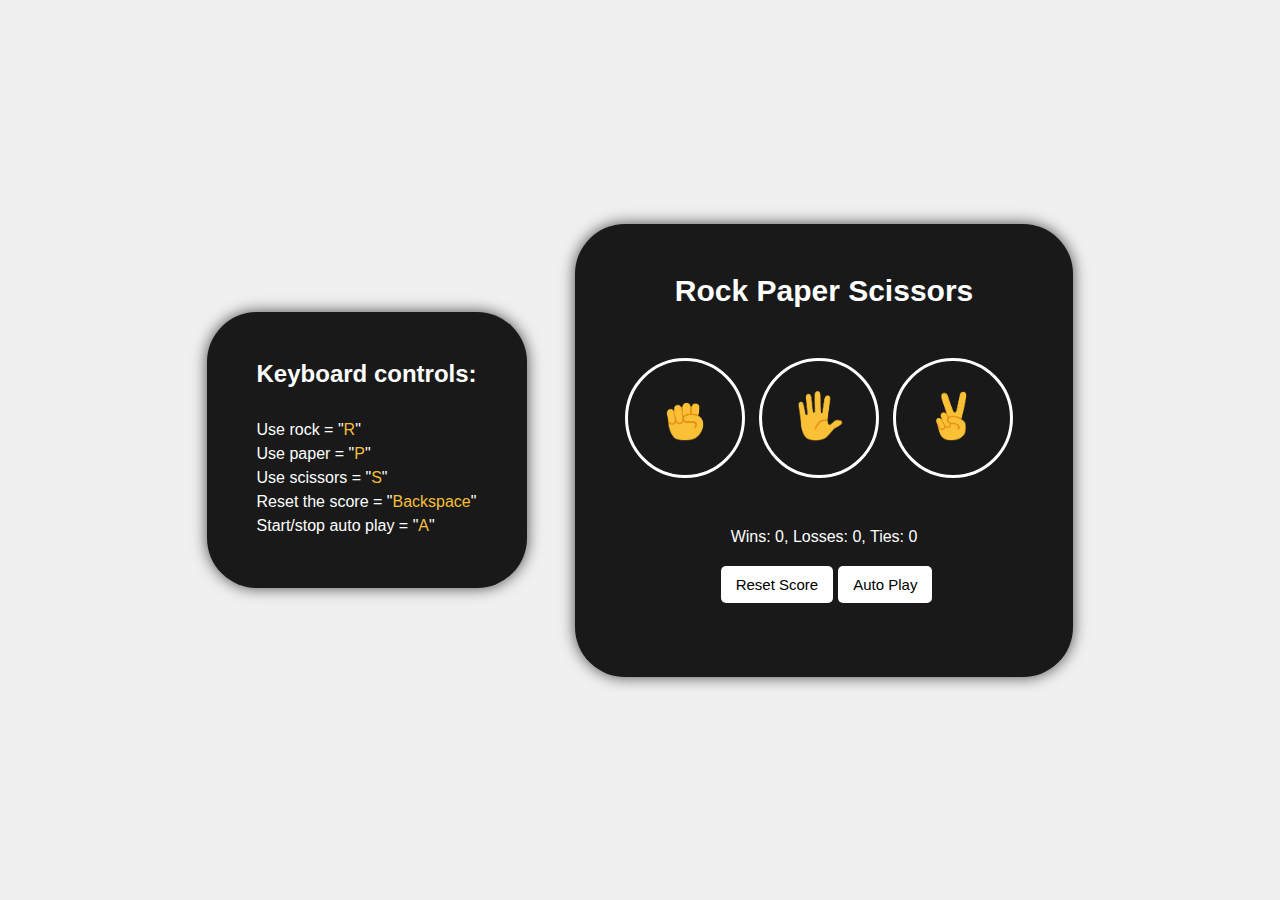
<file: index.html>
<!DOCTYPE html>
<html lang="en">
  <head>
    <meta charset="UTF-8" />
    <meta http-equiv="X-UA-Compatible" content="IE=edge" />
    <meta name="viewport" content="width=device-width, initial-scale=1.0" />
    <title>Rock Paper Scissors</title>
    <link rel="stylesheet" href="./styles/rock-paper-scissors.css" />
  </head>
  <body>
    <div class="controls container">
      <h2>Keyboard controls:</h2>
      <p>Use rock = "<span>R</span>"</p>
      <p>Use paper = "<span>P</span>"</p>
      <p>Use scissors = "<span>S</span>"</p>
      <p>Reset the score = "<span>Backspace</span>"</p>
      <p>Start/stop auto play = "<span>A</span>"</p>
    </div>
    <div class="container">
      <h1 class="title">Rock Paper Scissors</h1>
      <button class="move-button js-rock-button">
        <img src="./images/rock-emoji.png" class="move-icon" alt="" />
      </button>
      <button class="move-button js-paper-button">
        <img src="./images/paper-emoji.png" class="move-icon" alt="" />
      </button>
      <button class="move-button js-scissors-button">
        <img src="./images/scissors-emoji.png" class="move-icon" alt="" />
      </button>
      <p class="js-result result"></p>
      <p class="js-moves moves"></p>
      <p class="js-score score"></p>
      <div class="button-flex">
        <button class="reset-score-button js-reset-score-button">
          Reset Score
        </button>
        <button class="auto-play-button js-auto-play-button">Auto Play</button>
      </div>
      <p class="reset-confirmation js-reset-confirmation"></p>
    </div>

    <script src="scripts/rock-paper-scissors.js"></script>
  </body>
</html>
</file>
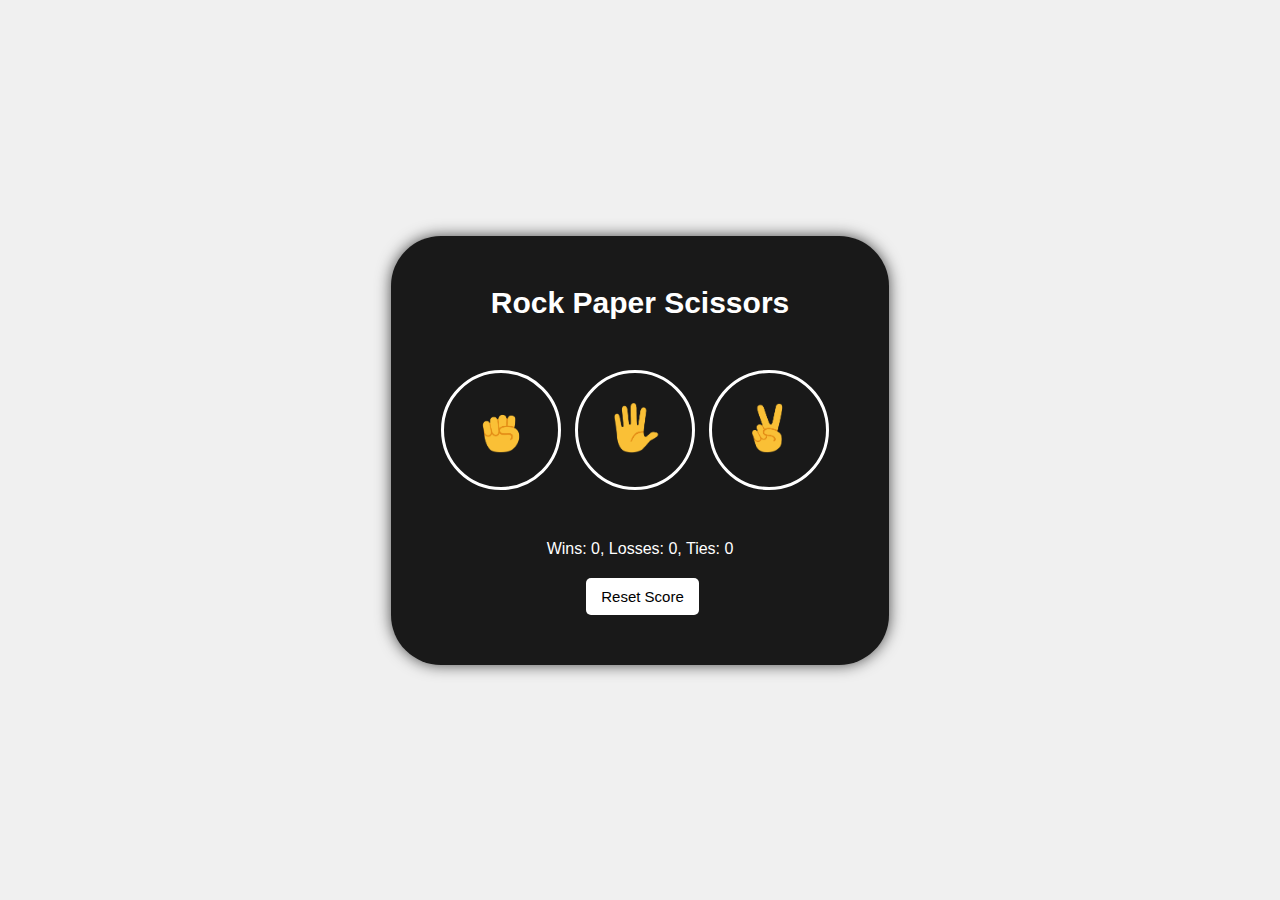
<file: rock-paper-scissors.html>
<!DOCTYPE html>
<html lang="en">
  <head>
    <meta charset="UTF-8" />
    <meta http-equiv="X-UA-Compatible" content="IE=edge" />
    <meta name="viewport" content="width=device-width, initial-scale=1.0" />
    <title>Rock Paper Scissors</title>
    <link rel="stylesheet" href="./styles/rock-paper-scissors.css" />
  </head>
  <body>
    <div class="container">
      <p class="title">Rock Paper Scissors</p>
      <button
        onclick="
          playGame('rock');
          "
        class="move-button"
      >
        <img src="./images/rock-emoji.png" class="move-icon" alt="" />
      </button>
      <button
        onclick="
          playGame('paper');
          "
        class="move-button"
      >
        <img src="./images/paper-emoji.png" class="move-icon" alt="" />
      </button>
      <button
        onclick="
          playGame('scissors');
          "
        class="move-button"
      >
        <img src="./images/scissors-emoji.png" class="move-icon" alt="" />
      </button>
      <p class="js-result result"></p>
      <p class="js-moves moves"></p>
      <p class="js-score score"></p>
      <div class="button-flex">
        <button
          onclick="
            score.wins = 0;
            score.losses = 0;
            score.ties = 0;
            localStorage.removeItem('score')
            updateScoreElement();
        "
          class="reset-score-button"
        >
          Reset Score
        </button>
      </div>
    </div>

    <script src="scripts/rock-paper-scissors.js"></script>
  </body>
</html>
</file>
<file: styles/rock-paper-scissors.css>
html,
body {
  height: 100%;
}

* {
  margin: 0;
  padding: 0;
}

body {
  background: rgb(240, 240, 240);
  color: white;
  font-family: Arial;
  display: flex;
  align-items: center;
  justify-content: center;
}

.container {
  border: none;
  background: rgb(25, 25, 25);
  padding: 50px;
  border-radius: 50px;
  box-shadow: 0 0 15px hsl(0, 0%, 0%, 0.7);
}

.controls {
  margin-right: 3rem;
  line-height: 1.5rem;
}

.controls h2 {
  margin-bottom: 2rem;
}

.controls span {
  color: hsl(43, 90%, 59%);
}

.title {
  font-size: 30px;
  font-weight: 700;
  margin-bottom: 50px;
  text-align: center;
}

.move-icon {
  width: 50px;
}

.move-button {
  background: transparent;
  border: 3px solid white;
  width: 120px;
  height: 120px;
  border-radius: 50%;
  margin-right: 10px;
  cursor: pointer;
}

.result {
  font-size: 25px;
  font-weight: 700;
  margin-top: 50px;
  text-align: center;
  margin-bottom: 20px;
}

.moves {
  text-align: center;
}

.score {
  margin-top: 50px;
  text-align: center;
}

.button-flex {
  display: flex;
  justify-content: center;
}

.reset-score-button,
.auto-play-button {
  background: white;
  border: none;
  border-radius: 5px;
  padding: 10px 15px;
  font-size: 15px;
  cursor: pointer;
  margin-top: 20px;
  margin-left: 5px;
}

.reset-confirmation {
  margin-top: 1.5rem;
}

.reset-confirm-button {
  background: white;
  width: 3rem;
  height: 1.5rem;
  border: none;
  border-radius: 5px;
}
</file>
